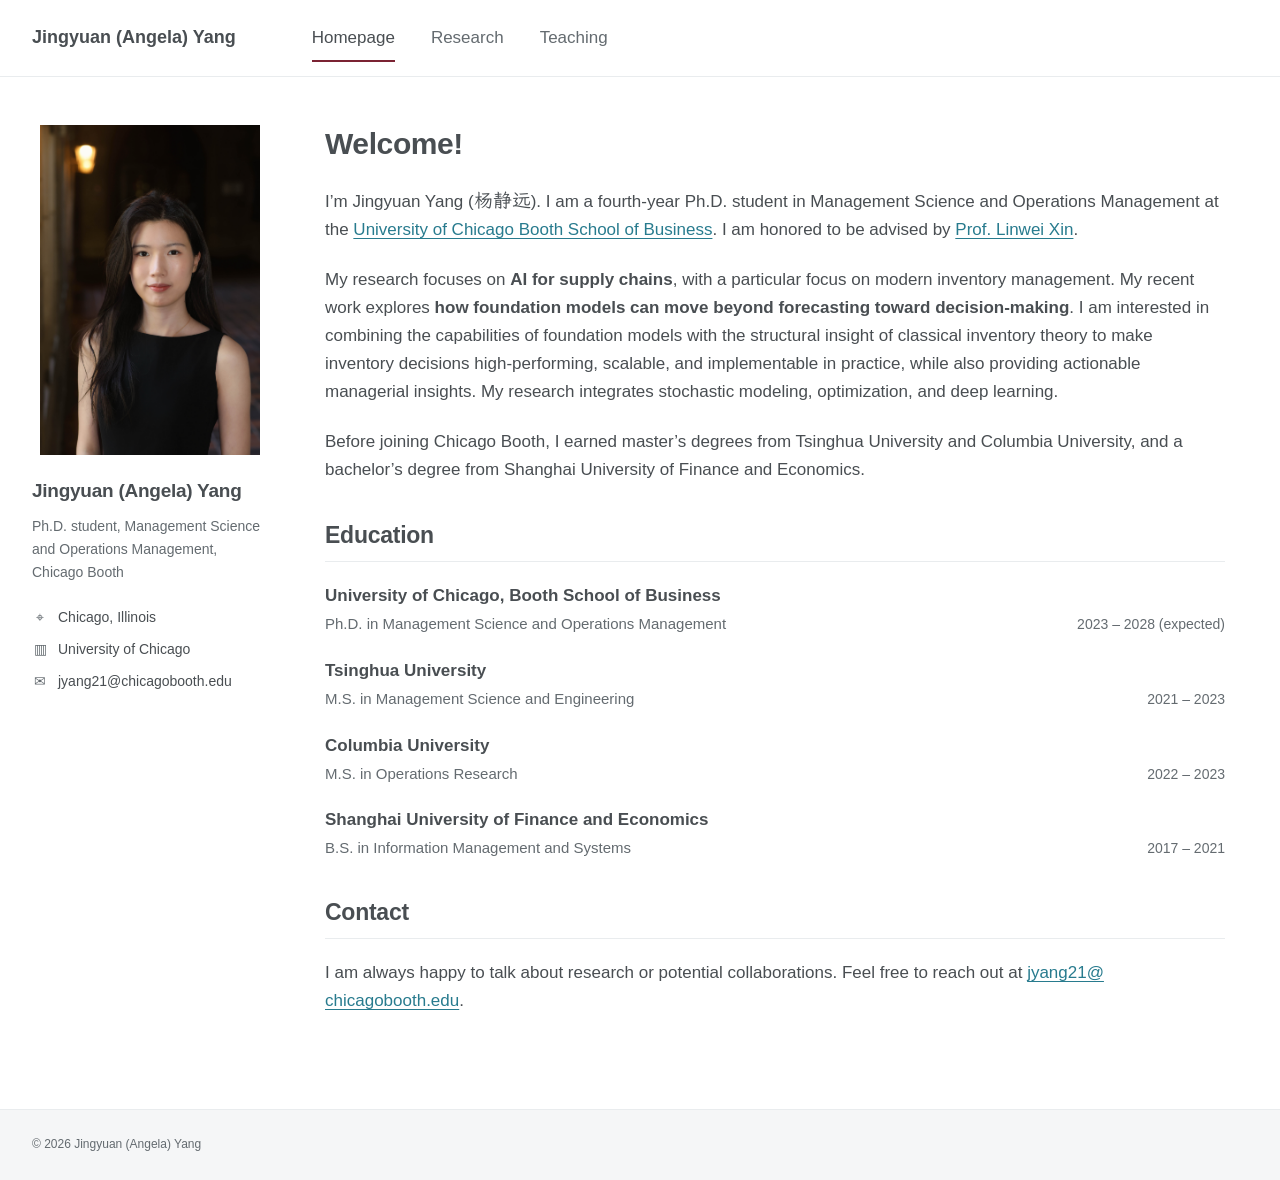
<file: docs/index.html>
<!doctype html>
<html lang="en"><head><meta charset="utf-8"><meta name="viewport" content="width=device-width, initial-scale=1">
<meta name="google-site-verification" content="zZkEINzrYYxmoXLQg1P-2onjA52DxqIcVP84SFMLelA" />
<title>Homepage | Jingyuan (Angela) Yang</title><meta name="description" content="Jingyuan (Angela) Yang, Ph.D. student at Chicago Booth. Research on AI for supply chains, foundation models for inventory decisions, stochastic modeling, optimization, and deep learning.">
<link rel="canonical" href="https://angelaaa218.github.io/"><link rel="stylesheet" href="./assets/style.css"><link rel="icon" href="./assets/favicon.svg" type="image/svg+xml"></head>
<body><a class="skip-link" href="#main">Skip to content</a><header class="masthead"><div class="masthead-inner"><a class="site-name" href="./">Jingyuan (Angela) Yang</a><nav aria-label="Main navigation"><a href="./" aria-current="page">Homepage</a><a href="./research/">Research</a><a href="./teaching/">Teaching</a></nav></div></header>
<div class="layout"><aside class="profile" aria-label="Profile"><img class="portrait" src="./assets/portrait.jpg" alt="Jingyuan (Angela) Yang" width="3971" height="5957"><h2>Jingyuan (Angela) Yang</h2><p class="role">Ph.D. student, Management Science and Operations Management, Chicago Booth</p><ul class="profile-links"><li><span aria-hidden="true">⌖</span> Chicago, Illinois</li><li><span aria-hidden="true">▥</span> <a href="http://chicagobooth.edu/phd">University of Chicago</a></li><li><span aria-hidden="true">✉</span> <a href="mailto:jyang21@chicagobooth.edu">jyang21@chicagobooth.edu</a></li></ul></aside>
<main id="main"><h1>Welcome!</h1>
<p>I’m Jingyuan Yang (<span class="chinese-name" lang="zh-Hans">杨静远</span>). I am a fourth-year Ph.D. student in Management Science and Operations Management at the <a href="http://chicagobooth.edu/phd">University of Chicago Booth School of Business</a>. I am honored to be advised by <a href="https://xin.engineering.cornell.edu/">Prof. Linwei Xin</a>.</p>
<p>My research focuses on <strong>AI for supply chains</strong>, with a particular focus on modern inventory management. My recent work explores <strong>how foundation models can move beyond forecasting toward decision-making</strong>. I am interested in combining the capabilities of foundation models with the structural insight of classical inventory theory to make inventory decisions high-performing, scalable, and implementable in practice, while also providing actionable managerial insights. My research integrates stochastic modeling, optimization, and deep learning.</p>
<p>Before joining Chicago Booth, I earned master’s degrees from Tsinghua University and Columbia University, and a bachelor’s degree from Shanghai University of Finance and Economics.</p>
<section aria-labelledby="education"><h2 id="education">Education</h2>
<dl class="education">
<div><dt>University of Chicago, Booth School of Business</dt><dd><span class="degree">Ph.D. in Management Science and Operations Management</span><span class="education-date">2023 – 2028 (expected)</span></dd></div>
<div><dt>Tsinghua University</dt><dd><span class="degree">M.S. in Management Science and Engineering</span><span class="education-date">2021 – 2023</span></dd></div>
<div><dt>Columbia University</dt><dd><span class="degree">M.S. in Operations Research</span><span class="education-date">2022 – 2023</span></dd></div>
<div><dt>Shanghai University of Finance and Economics</dt><dd><span class="degree">B.S. in Information Management and Systems</span><span class="education-date">2017 – 2021</span></dd></div>
</dl></section>
<section aria-labelledby="contact"><h2 id="contact">Contact</h2><p>I am always happy to talk about research or potential collaborations. Feel free to reach out at <a href="mailto:jyang21@chicagobooth.edu">jyang21@<wbr>chicagobooth.edu</a>.</p></section></main></div><footer><div class="footer-inner"><span>© 2026 Jingyuan (Angela) Yang</span></div></footer><script src="./assets/analytics.js" data-project="13364396" data-security="10fe394c" defer></script></body></html>
</file>
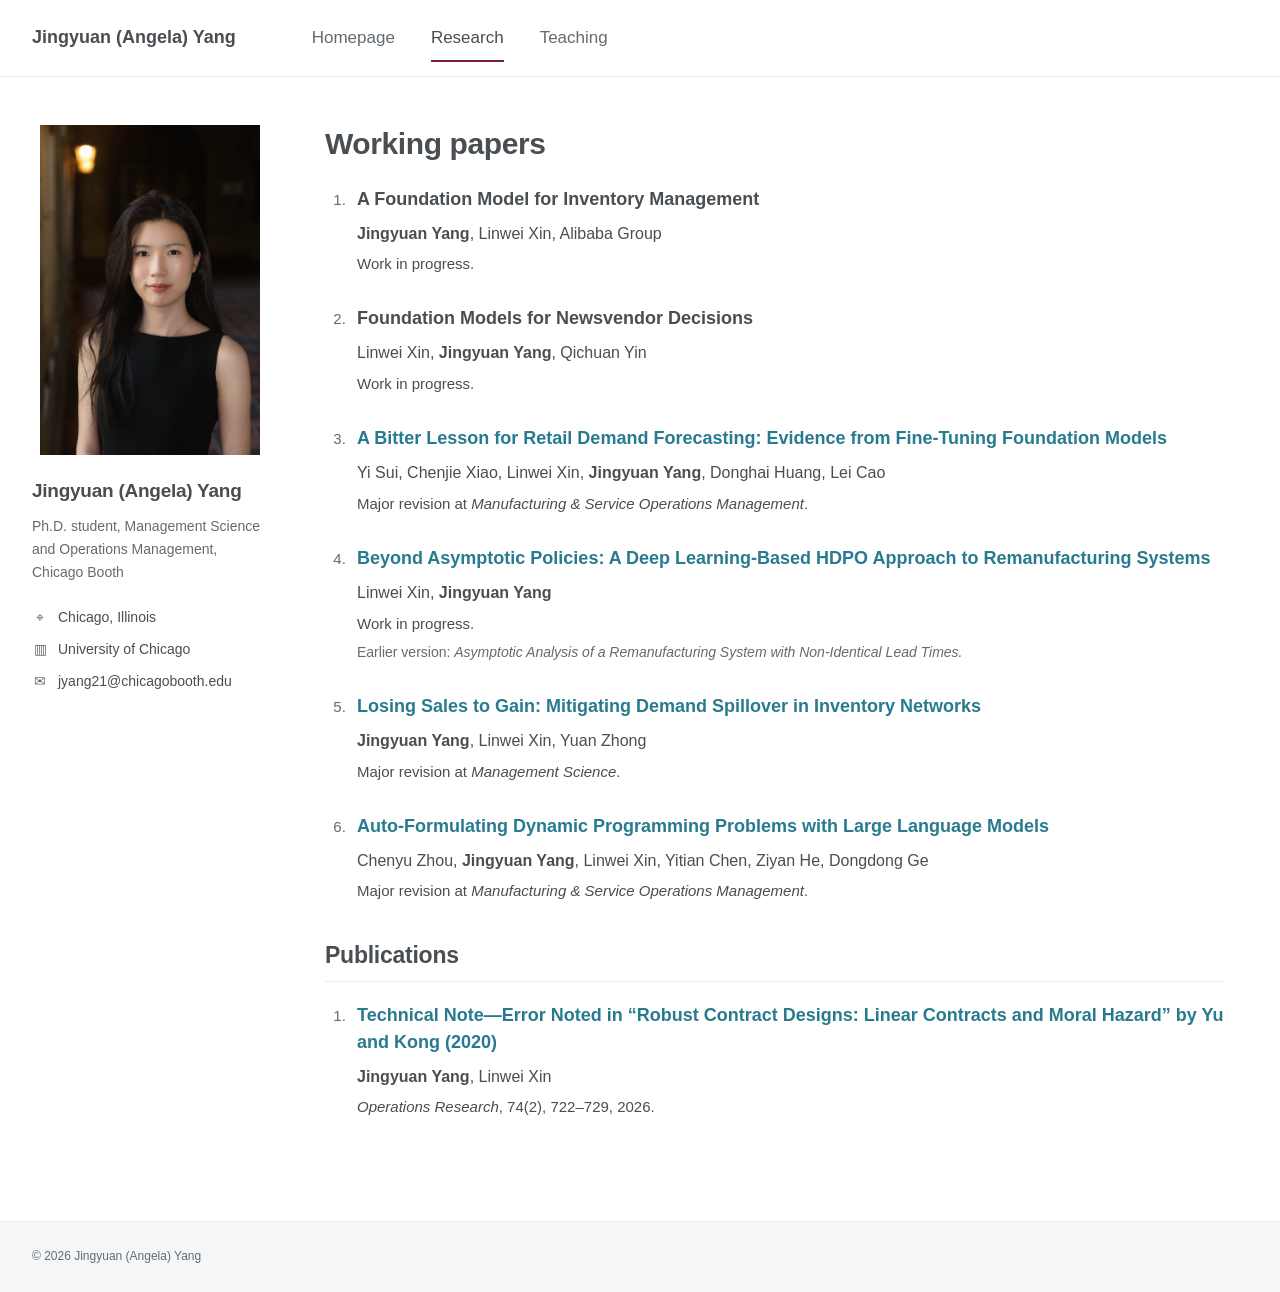
<file: docs/research/index.html>
<!doctype html>
<html lang="en"><head><meta charset="utf-8"><meta name="viewport" content="width=device-width, initial-scale=1">
<meta name="google-site-verification" content="zZkEINzrYYxmoXLQg1P-2onjA52DxqIcVP84SFMLelA" />
<title>Research | Jingyuan (Angela) Yang</title><meta name="description" content="Jingyuan (Angela) Yang, Ph.D. student at Chicago Booth. Research on AI for supply chains, foundation models for inventory decisions, stochastic modeling, optimization, and deep learning.">
<link rel="canonical" href="https://angelaaa218.github.io/research/"><link rel="stylesheet" href="../assets/style.css"><link rel="icon" href="../assets/favicon.svg" type="image/svg+xml"></head>
<body><a class="skip-link" href="#main">Skip to content</a><header class="masthead"><div class="masthead-inner"><a class="site-name" href="../">Jingyuan (Angela) Yang</a><nav aria-label="Main navigation"><a href="../">Homepage</a><a href="../research/" aria-current="page">Research</a><a href="../teaching/">Teaching</a></nav></div></header>
<div class="layout"><aside class="profile" aria-label="Profile"><img class="portrait" src="../assets/portrait.jpg" alt="Jingyuan (Angela) Yang" width="3971" height="5957"><h2>Jingyuan (Angela) Yang</h2><p class="role">Ph.D. student, Management Science and Operations Management, Chicago Booth</p><ul class="profile-links"><li><span aria-hidden="true">⌖</span> Chicago, Illinois</li><li><span aria-hidden="true">▥</span> <a href="http://chicagobooth.edu/phd">University of Chicago</a></li><li><span aria-hidden="true">✉</span> <a href="mailto:jyang21@chicagobooth.edu">jyang21@chicagobooth.edu</a></li></ul></aside>
<main id="main"><h1>Working papers</h1><ol class="papers"><li class="paper"><h3>A Foundation Model for Inventory Management</h3><p class="authors"><strong>Jingyuan Yang</strong>, Linwei Xin, Alibaba Group</p><p class="status">Work in progress.</p></li><li class="paper"><h3>Foundation Models for Newsvendor Decisions</h3><p class="authors">Linwei Xin, <strong>Jingyuan Yang</strong>, Qichuan Yin</p><p class="status">Work in progress.</p></li><li class="paper"><h3><a href="https://papers.ssrn.com/sol3/papers.cfm?abstract_id=6788658">A Bitter Lesson for Retail Demand Forecasting: Evidence from Fine-Tuning Foundation Models</a></h3><p class="authors">Yi Sui, Chenjie Xiao, Linwei Xin, <strong>Jingyuan Yang</strong>, Donghai Huang, Lei Cao</p><p class="status">Major revision at <em>Manufacturing &amp; Service Operations Management</em>.</p></li><li class="paper"><h3><a href="https://papers.ssrn.com/sol3/papers.cfm?abstract_id=3760906">Beyond Asymptotic Policies: A Deep Learning-Based HDPO Approach to Remanufacturing Systems</a></h3><p class="authors">Linwei Xin, <strong>Jingyuan Yang</strong></p><p class="status">Work in progress.</p><p class="paper-note">Earlier version: <em>Asymptotic Analysis of a Remanufacturing System with Non-Identical Lead Times.</em></p></li><li class="paper"><h3><a href="https://papers.ssrn.com/sol3/papers.cfm?abstract_id=5291958">Losing Sales to Gain: Mitigating Demand Spillover in Inventory Networks</a></h3><p class="authors"><strong>Jingyuan Yang</strong>, Linwei Xin, Yuan Zhong</p><p class="status">Major revision at <em>Management Science</em>.</p></li><li class="paper"><h3><a href="https://papers.ssrn.com/sol3/papers.cfm?abstract_id=5350161">Auto-Formulating Dynamic Programming Problems with Large Language Models</a></h3><p class="authors">Chenyu Zhou, <strong>Jingyuan Yang</strong>, Linwei Xin, Yitian Chen, Ziyan He, Dongdong Ge</p><p class="status">Major revision at <em>Manufacturing &amp; Service Operations Management</em>.</p></li></ol><h2>Publications</h2><ol class="papers"><li class="paper"><h3><a href="https://papers.ssrn.com/sol3/papers.cfm?abstract_id=3895883">Technical Note—Error Noted in “Robust Contract Designs: Linear Contracts and Moral Hazard” by Yu and Kong (2020)</a></h3><p class="authors"><strong>Jingyuan Yang</strong>, Linwei Xin</p><p class="status"><em>Operations Research</em>, 74(2), 722–729, 2026.</p></li></ol></main></div><footer><div class="footer-inner"><span>© 2026 Jingyuan (Angela) Yang</span></div></footer><script src="../assets/analytics.js" data-project="13364396" data-security="10fe394c" defer></script></body></html>
</file>
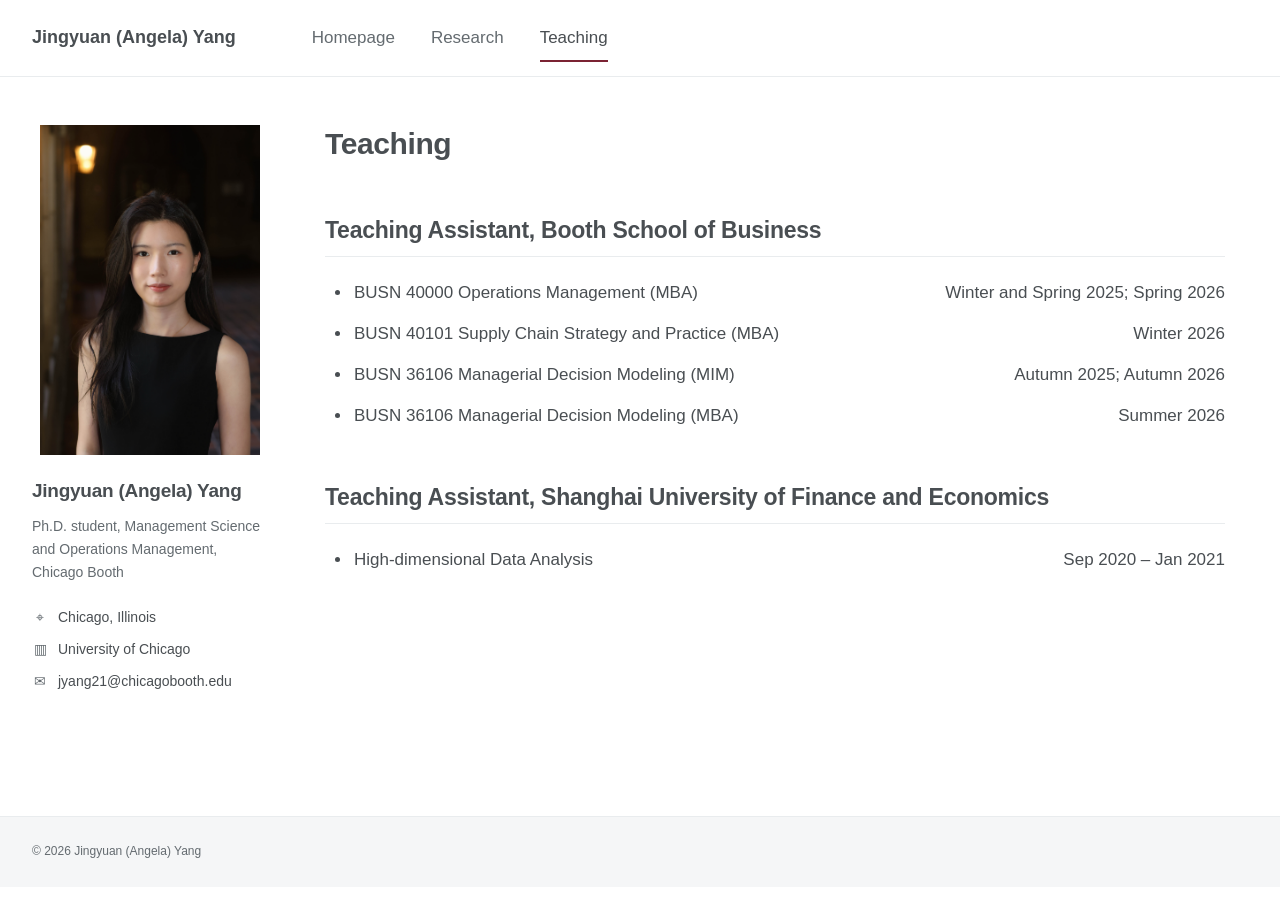
<file: docs/teaching/index.html>
<!doctype html>
<html lang="en"><head><meta charset="utf-8"><meta name="viewport" content="width=device-width, initial-scale=1">
<meta name="google-site-verification" content="zZkEINzrYYxmoXLQg1P-2onjA52DxqIcVP84SFMLelA" />
<title>Teaching | Jingyuan (Angela) Yang</title><meta name="description" content="Jingyuan (Angela) Yang, Ph.D. student at Chicago Booth. Research on AI for supply chains, foundation models for inventory decisions, stochastic modeling, optimization, and deep learning.">
<link rel="canonical" href="https://angelaaa218.github.io/teaching/"><link rel="stylesheet" href="../assets/style.css"><link rel="icon" href="../assets/favicon.svg" type="image/svg+xml"></head>
<body><a class="skip-link" href="#main">Skip to content</a><header class="masthead"><div class="masthead-inner"><a class="site-name" href="../">Jingyuan (Angela) Yang</a><nav aria-label="Main navigation"><a href="../">Homepage</a><a href="../research/">Research</a><a href="../teaching/" aria-current="page">Teaching</a></nav></div></header>
<div class="layout"><aside class="profile" aria-label="Profile"><img class="portrait" src="../assets/portrait.jpg" alt="Jingyuan (Angela) Yang" width="3971" height="5957"><h2>Jingyuan (Angela) Yang</h2><p class="role">Ph.D. student, Management Science and Operations Management, Chicago Booth</p><ul class="profile-links"><li><span aria-hidden="true">⌖</span> Chicago, Illinois</li><li><span aria-hidden="true">▥</span> <a href="http://chicagobooth.edu/phd">University of Chicago</a></li><li><span aria-hidden="true">✉</span> <a href="mailto:jyang21@chicagobooth.edu">jyang21@chicagobooth.edu</a></li></ul></aside>
<main id="main"><h1>Teaching</h1>
<section class="teaching-section" aria-labelledby="teaching-assistant"><h2 id="teaching-assistant">Teaching Assistant, Booth School of Business</h2>
<ul class="teaching-list">
<li><div class="course-row"><span>BUSN 40000 Operations Management (MBA)</span><span class="course-date">Winter and Spring 2025; Spring 2026</span></div></li>
<li><div class="course-row"><span>BUSN 40101 Supply Chain Strategy and Practice (MBA)</span><span class="course-date">Winter 2026</span></div></li>
<li><div class="course-row"><span>BUSN 36106 Managerial Decision Modeling (MIM)</span><span class="course-date">Autumn 2025; Autumn 2026</span></div></li>
<li><div class="course-row"><span>BUSN 36106 Managerial Decision Modeling (MBA)</span><span class="course-date">Summer 2026</span></div></li>
</ul></section>
<section class="teaching-section" aria-labelledby="teaching-assistant-sufe"><h2 id="teaching-assistant-sufe">Teaching Assistant, Shanghai University of Finance and Economics</h2>
<ul class="teaching-list">
<li><div class="course-row"><span>High-dimensional Data Analysis</span><span class="course-date">Sep 2020 – Jan 2021</span></div></li>
</ul></section></main></div><footer><div class="footer-inner"><span>© 2026 Jingyuan (Angela) Yang</span></div></footer><script src="../assets/analytics.js" data-project="13364396" data-security="10fe394c" defer></script></body></html>
</file>
<file: docs/assets/style.css>
:root{color-scheme:light;--ink:#494e52;--muted:#646b70;--link:#287b8e;--line:#e9ecee;--accent:#7b2333}*{box-sizing:border-box}html{scroll-behavior:smooth}body{margin:0;color:var(--ink);background:#fff;font-family:-apple-system,BlinkMacSystemFont,"Segoe UI",Arial,sans-serif;font-size:17px;line-height:1.65}a{color:var(--link);text-underline-offset:3px}a:hover{color:#174e5a}a:focus-visible{outline:3px solid var(--accent);outline-offset:5px}p{margin:0 0 1.35rem}strong{font-weight:650}.masthead{border-bottom:1px solid var(--line)}.masthead-inner{max-width:1280px;margin:auto;min-height:76px;display:flex;align-items:center;gap:76px;padding:0 32px}.site-name{font-size:18px;font-weight:700;text-decoration:none;color:var(--ink)}nav{display:flex;gap:36px;align-self:stretch}nav a{position:relative;display:flex;align-items:center;color:var(--muted);text-decoration:none;font-size:17px}nav a[aria-current]{color:var(--ink)}nav a[aria-current]:after{position:absolute;bottom:14px;left:0;right:0;content:"";height:2px;background:var(--accent)}.layout{max-width:1280px;padding:48px 32px 72px;margin:0 auto;display:grid;grid-template-columns:235px minmax(0,1fr);gap:58px;min-height:calc(100vh - 161px)}.profile{align-self:start;position:sticky;top:32px;font-size:14px}.monogram{width:166px;height:166px;border:6px solid white;outline:1px solid var(--line);border-radius:50%;display:grid;place-items:center;background:#f4eeee;color:var(--accent);font-family:Georgia,serif;font-size:54px;letter-spacing:3px;margin:0 0 23px}.profile h2{font-size:19px;line-height:1.4;margin:0 0 10px;border:0;padding:0}.role{color:var(--muted);line-height:1.65;margin-bottom:22px}.profile-links{list-style:none;padding:0;margin:0}.profile-links li{display:flex;gap:10px;margin:9px 0;align-items:baseline}.profile-links span{width:16px;color:var(--muted);text-align:center}.profile-links a{color:var(--ink);text-decoration:none}.profile-links a:hover{text-decoration:underline}main{min-width:0;max-width:900px}h1{font-size:30px;line-height:1.25;margin:0 0 23px;letter-spacing:-.4px}h2{font-size:23px;line-height:1.35;margin:36px 0 20px;padding-bottom:10px;border-bottom:1px solid var(--line);letter-spacing:-.25px}h3{font-size:18px;line-height:1.5;margin:0 0 7px;font-weight:650}.intro{color:var(--muted)}.education{margin:0}.education div{margin:0 0 20px}.education dt{font-size:17px;font-weight:600}.education dd{margin:2px 0 0;font-size:15px;color:var(--muted)}.education dd span{display:block;font-size:14px}.papers{padding-left:25px;margin:0}.paper{padding-left:7px;margin:0 0 29px}.paper::marker{color:var(--muted);font-size:15px}.paper h3 a{text-decoration:none}.paper h3 a:hover{text-decoration:underline}.paper p{margin:5px 0;font-size:16px}.paper .authors{line-height:1.7}.authors a{text-decoration:none}.authors a:hover{text-decoration:underline}.paper .status{font-size:15px}.paper .paper-note{color:var(--muted);font-size:14px}.paper .paper-links{font-size:14px;margin-top:9px}.courses{list-style:none;padding:0;margin:28px 0}.courses li{padding:0 0 25px;margin:0 0 25px;border-bottom:1px solid var(--line)}.course-code{display:block;font-size:13px;letter-spacing:.8px;color:var(--muted);font-weight:500;margin-top:7px}.courses p{margin:3px 0;font-size:16px}.terms,.term-inline{color:var(--muted)}.term-inline:before{content:" · ";margin:0 8px}footer{background:#f5f6f7;border-top:1px solid var(--line);font-size:12px;color:var(--muted)}footer div{max-width:1280px;margin:auto;padding:25px 32px}.skip-link{position:absolute;top:-80px;left:16px;padding:8px 16px;background:white;z-index:2}.skip-link:focus{top:8px}@media(min-width:1500px){.layout,.masthead-inner,footer div{max-width:1320px}}@media(max-width:850px){.masthead-inner{gap:30px;padding:0 24px}.layout{grid-template-columns:190px minmax(0,1fr);gap:32px;padding:35px 24px 55px}.profile h2{font-size:17px}.monogram{width:140px;height:140px}nav{gap:24px}.site-name{font-size:16px}}@media(max-width:650px){body{font-size:16px}.masthead-inner{display:block;padding:17px 22px 0}.site-name{font-size:18px}nav{gap:29px;height:49px}nav a{font-size:15px}nav a[aria-current]:after{bottom:5px}.layout{display:block;padding:28px 22px 46px}.profile{position:static;display:grid;grid-template-columns:88px 1fr;column-gap:20px;margin-bottom:33px;padding-bottom:24px;border-bottom:1px solid var(--line)}.monogram{grid-row:1/3;width:82px;height:82px;font-size:29px;margin:3px 0 0;border-width:3px}.profile h2{font-size:18px;margin:0 0 7px}.role{font-size:13px;margin:0}.profile-links{grid-column:1/-1;display:flex;flex-wrap:wrap;gap:0 19px;margin-top:13px;font-size:12px}.profile-links li{margin:6px 0;gap:6px}.profile-links li:nth-child(2){display:none}h1{font-size:28px}h2{font-size:21px}.paper h3{font-size:17px}.paper p{font-size:15px}footer div{padding:22px}.term-inline{display:block}.term-inline:before{content:none}}@media(prefers-reduced-motion:reduce){html{scroll-behavior:auto}}@media print{.masthead,.profile,footer{display:none}.layout{display:block;padding:0}a{color:inherit}.paper{break-inside:avoid}}

.profile-links a{overflow-wrap:anywhere;min-width:0}.profile-links span{flex-shrink:0}

.teaching-section{margin-top:52px}.teaching-section h2{margin-top:0}.teaching-list{padding-left:27px;margin:22px 0 0}.teaching-list li{padding-left:2px;margin:0 0 13px;line-height:1.65}

.portrait{display:block;object-fit:cover;object-position:50% 40%;letter-spacing:normal}
.education dd{display:flex;align-items:baseline;justify-content:space-between;gap:20px}
.education dd .degree{font-size:15px;display:block}
.education dd .education-date{white-space:nowrap;text-align:right;flex-shrink:0}
.course-row{display:flex;align-items:baseline;justify-content:space-between;gap:24px}
.course-date{white-space:nowrap;text-align:right;flex-shrink:0}
@media(max-width:1050px){.course-row{flex-wrap:wrap;gap:2px 20px}.course-date{margin-left:auto}}
@media(max-width:650px){.education dd{flex-wrap:wrap;gap:2px 15px}.education-date{margin-left:auto}.course-date{white-space:normal;flex-shrink:1;max-width:100%}}

.portrait{display:block;width:100%;max-width:220px;height:auto;border:0;border-radius:0;outline:0;margin:0 auto 23px;object-fit:contain}
@media(max-width:850px){.portrait{max-width:180px}}
@media(max-width:650px){.portrait{grid-row:1/3;width:88px;max-width:100%;height:auto;margin:3px auto 0;justify-self:center}}

.footer-inner{display:flex;align-items:center}

@font-face{font-family:"Homepage Name Kai";src:local("Kaiti SC"),local("STKaiti"),local("KaiTi"),url("fonts/name-kai.woff") format("woff");font-style:normal;font-weight:400;font-display:swap;unicode-range:U+6768,U+9759,U+8FDC}
.chinese-name{font-family:"Homepage Name Kai","Kaiti SC",STKaiti,KaiTi,serif;font-size:1.1em;font-weight:400}
</file>
